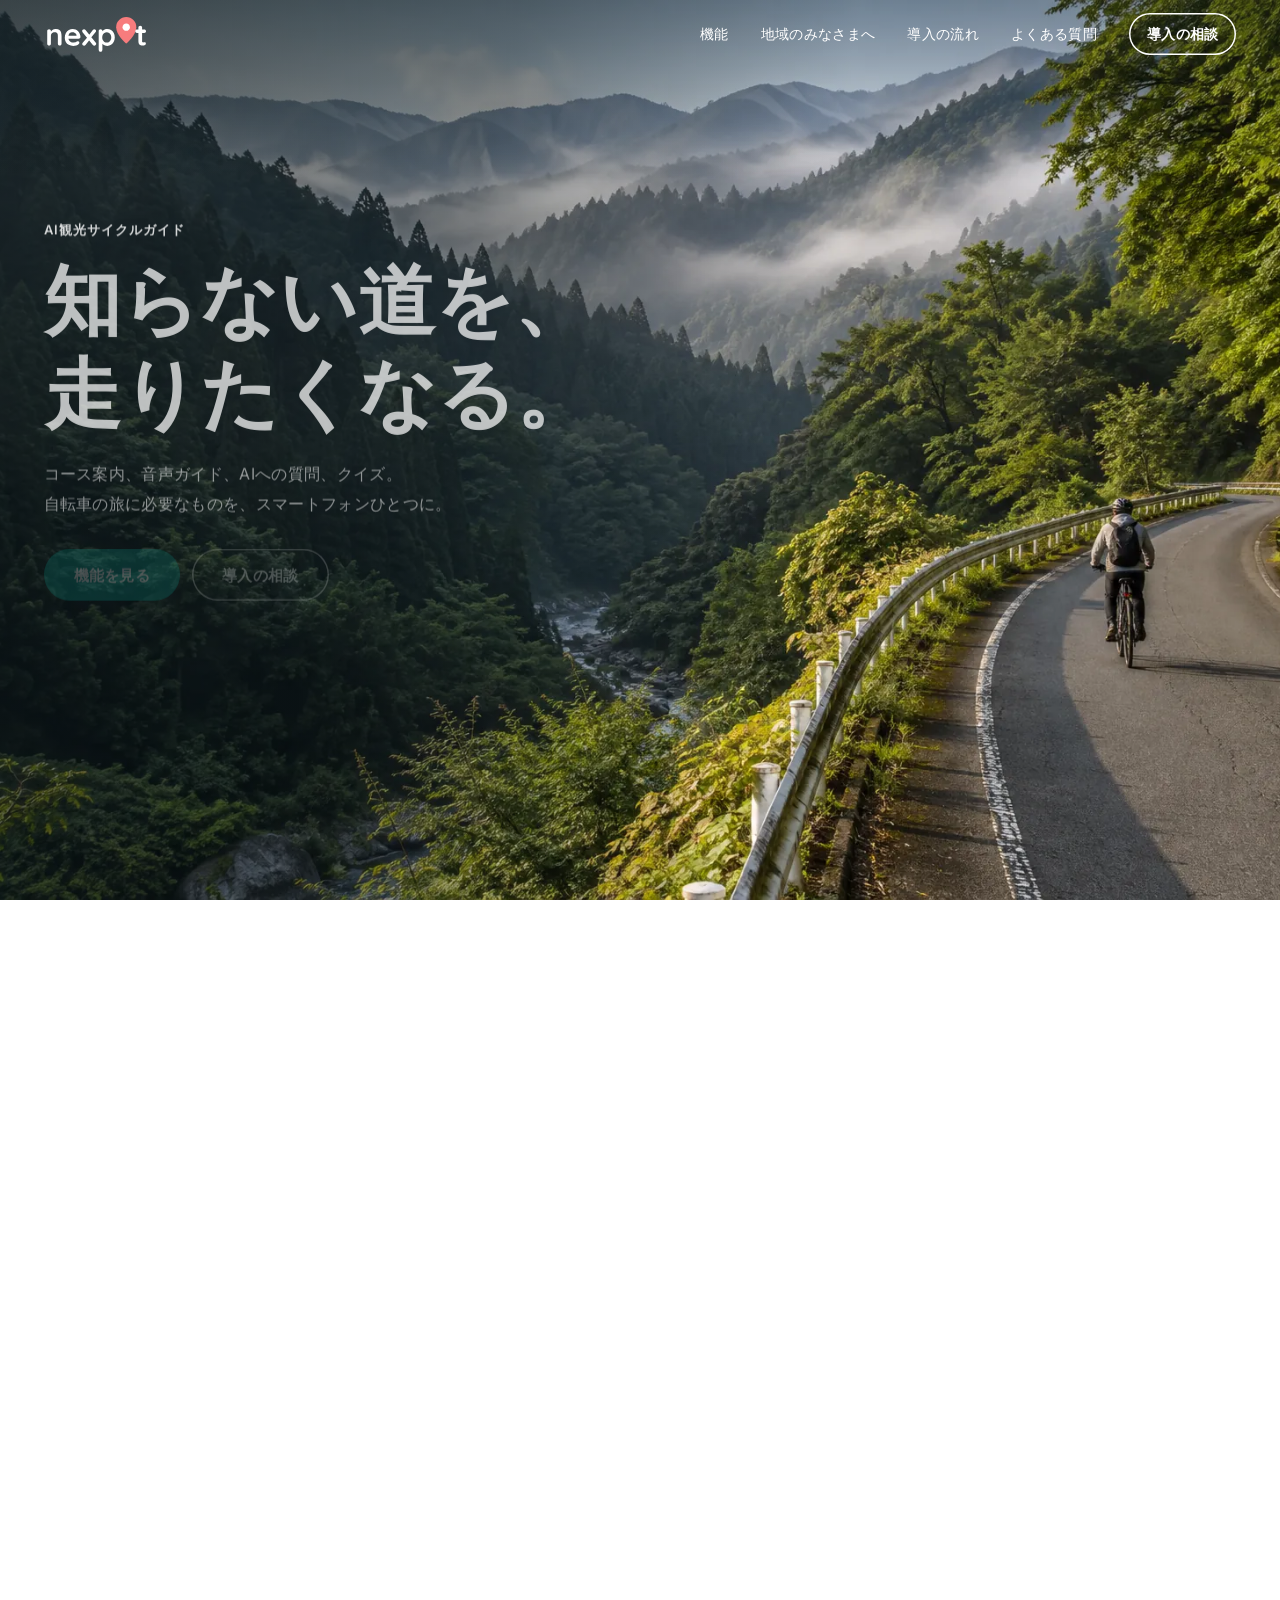
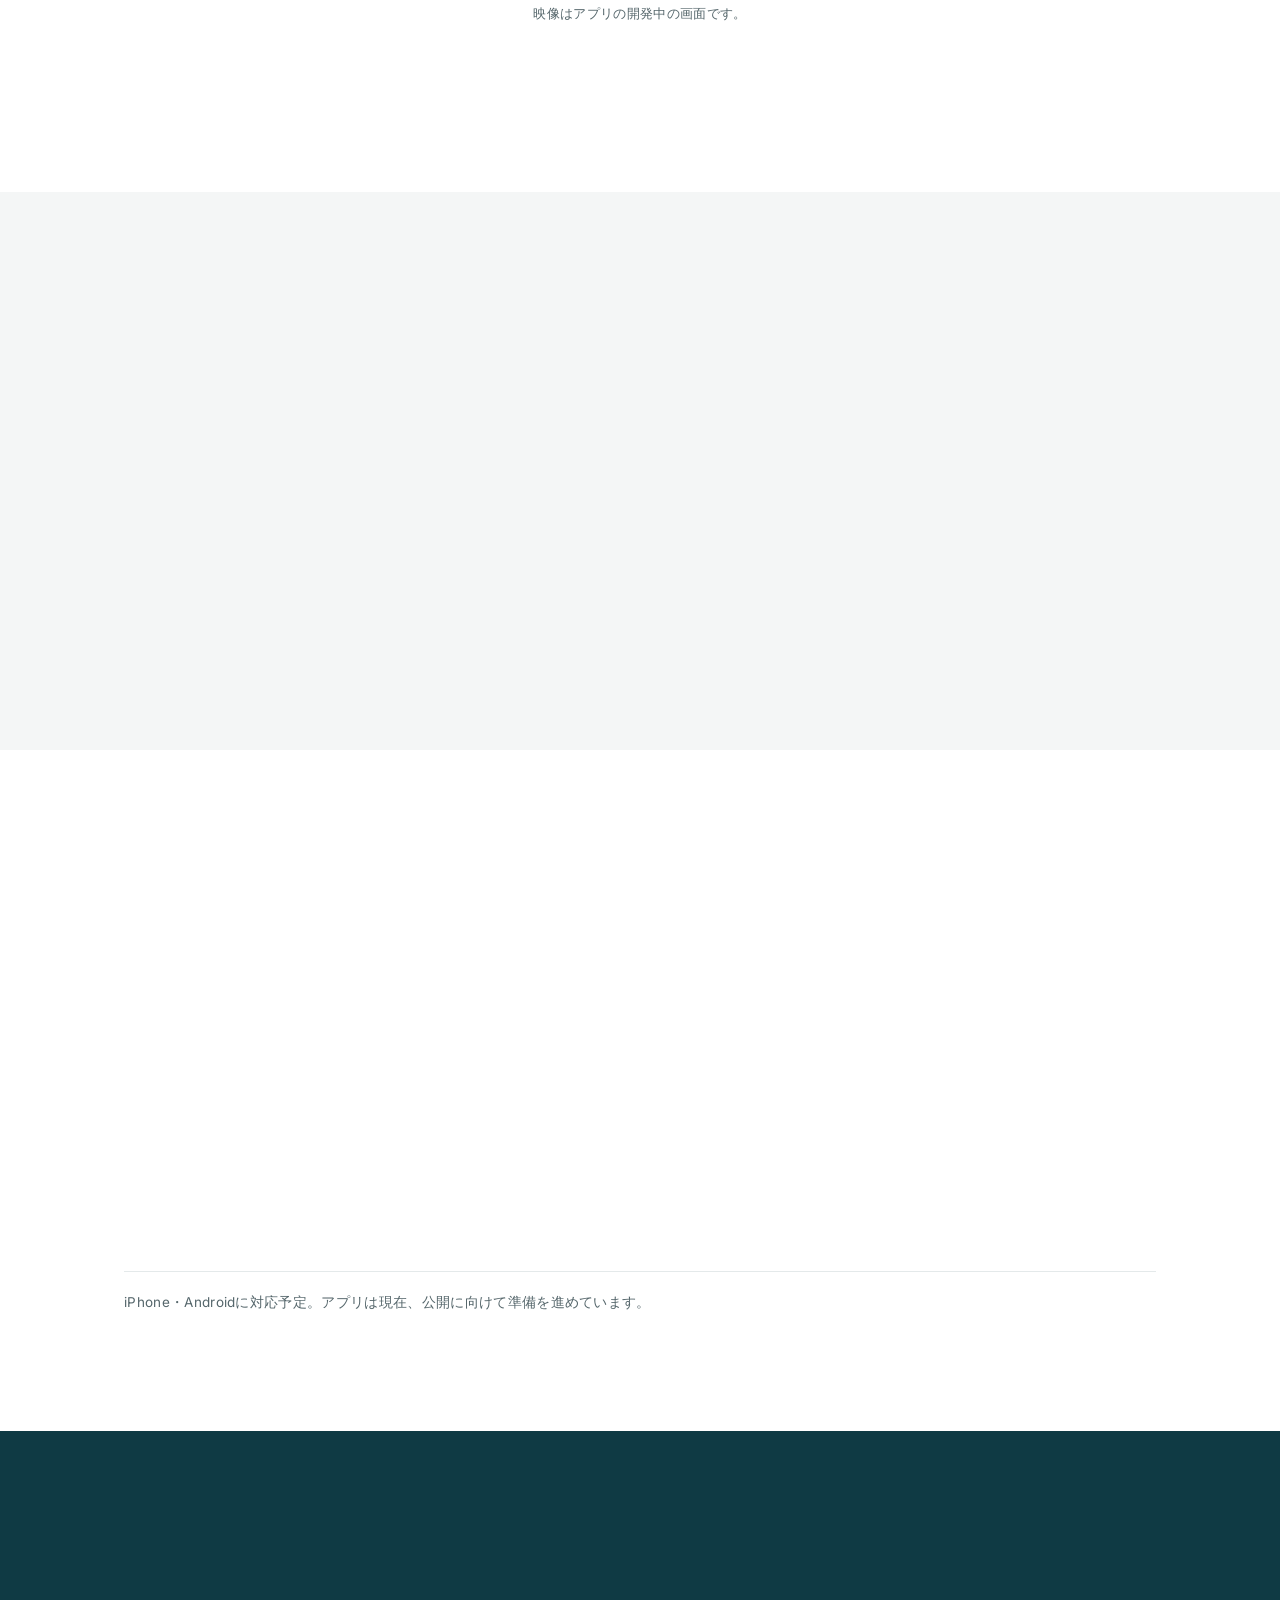
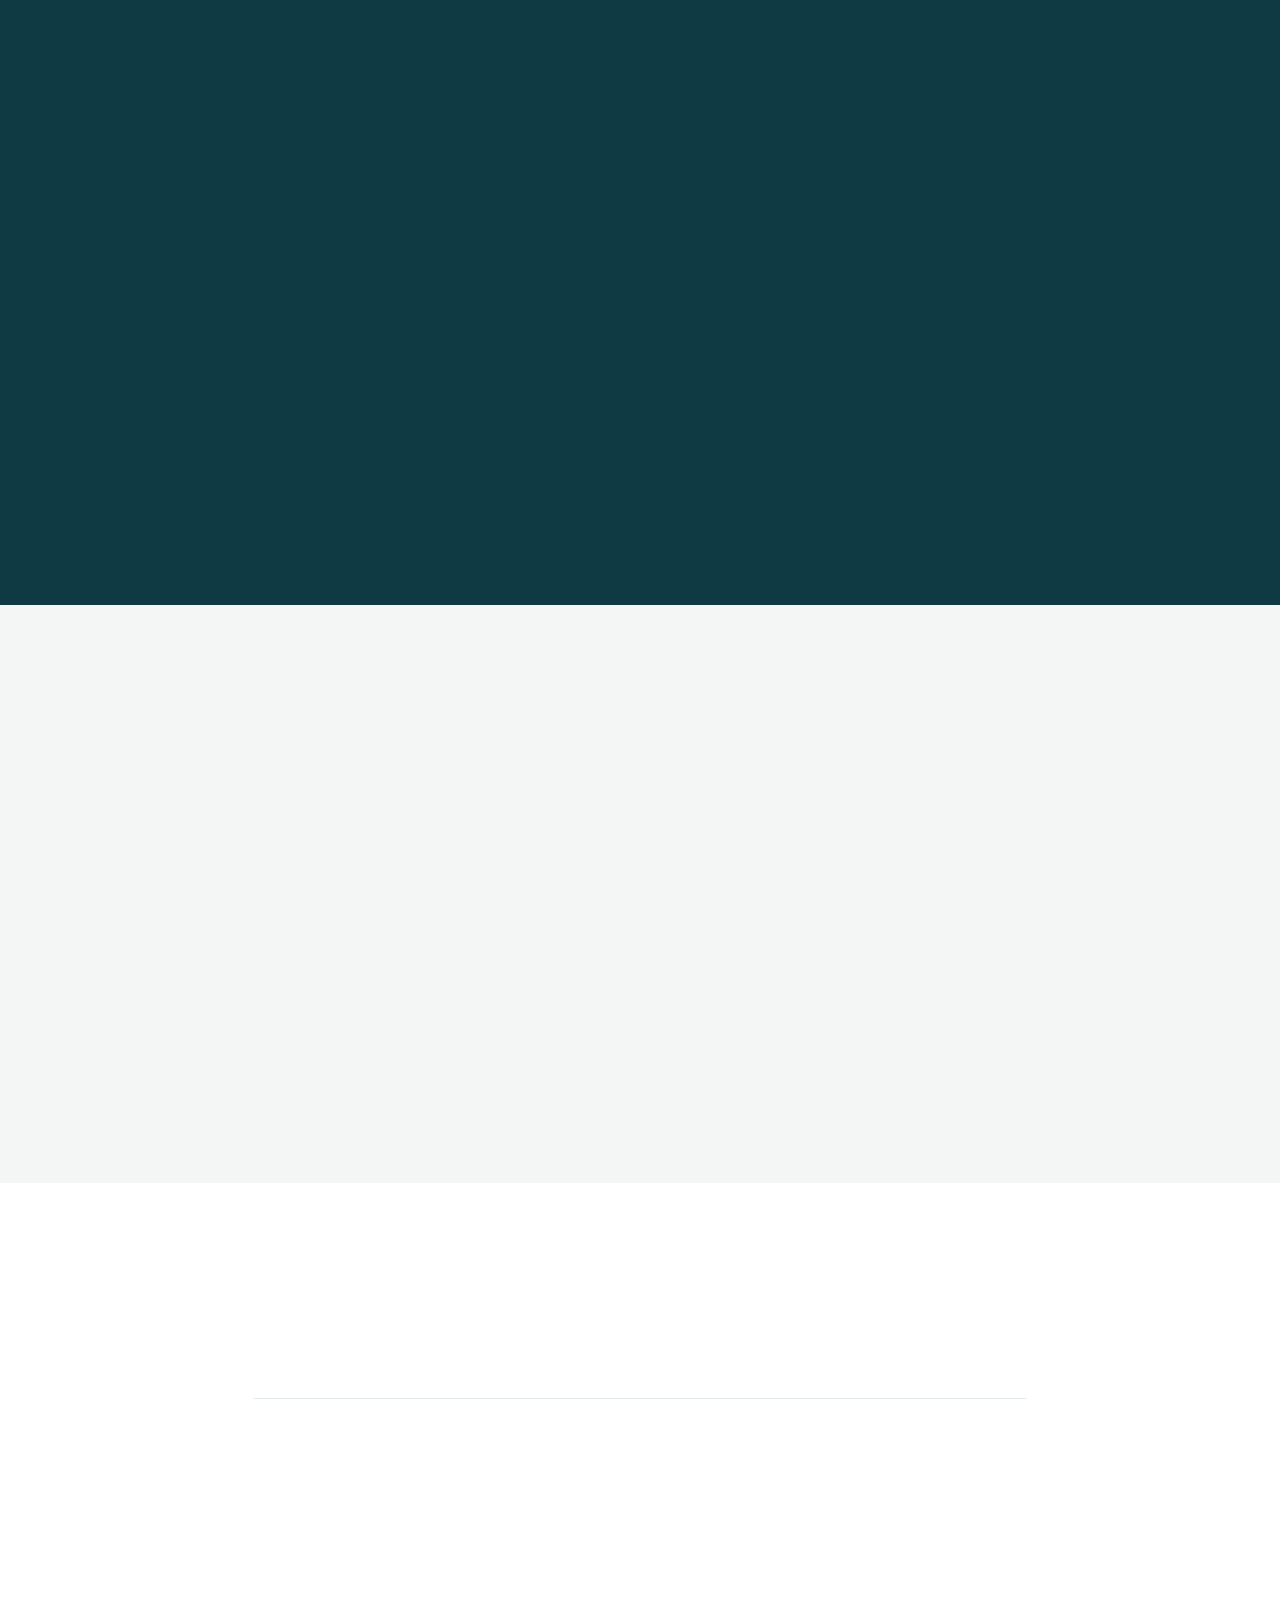
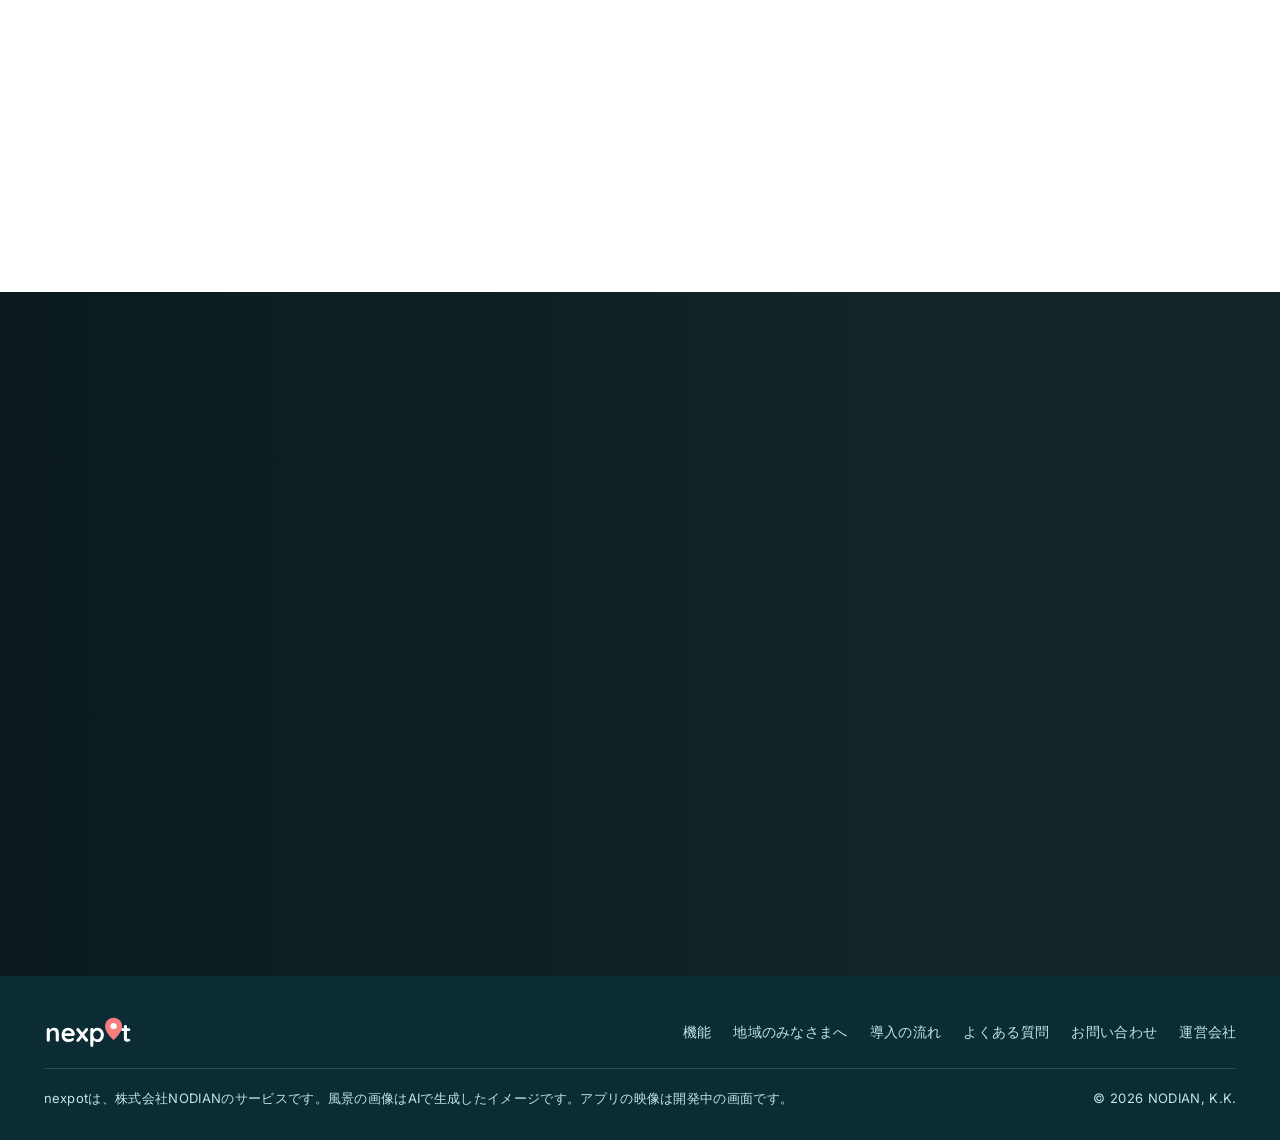
<file: index.html>
<!DOCTYPE html>
<html lang="ja">
<head>
<meta charset="UTF-8">
<meta name="robots" content="noindex,nofollow">
<meta http-equiv="refresh" content="0; url=nexpot/">
<title>nexpot</title>
</head>
<body><a href="nexpot/">nexpotのページへ</a></body>
</html>
</file>
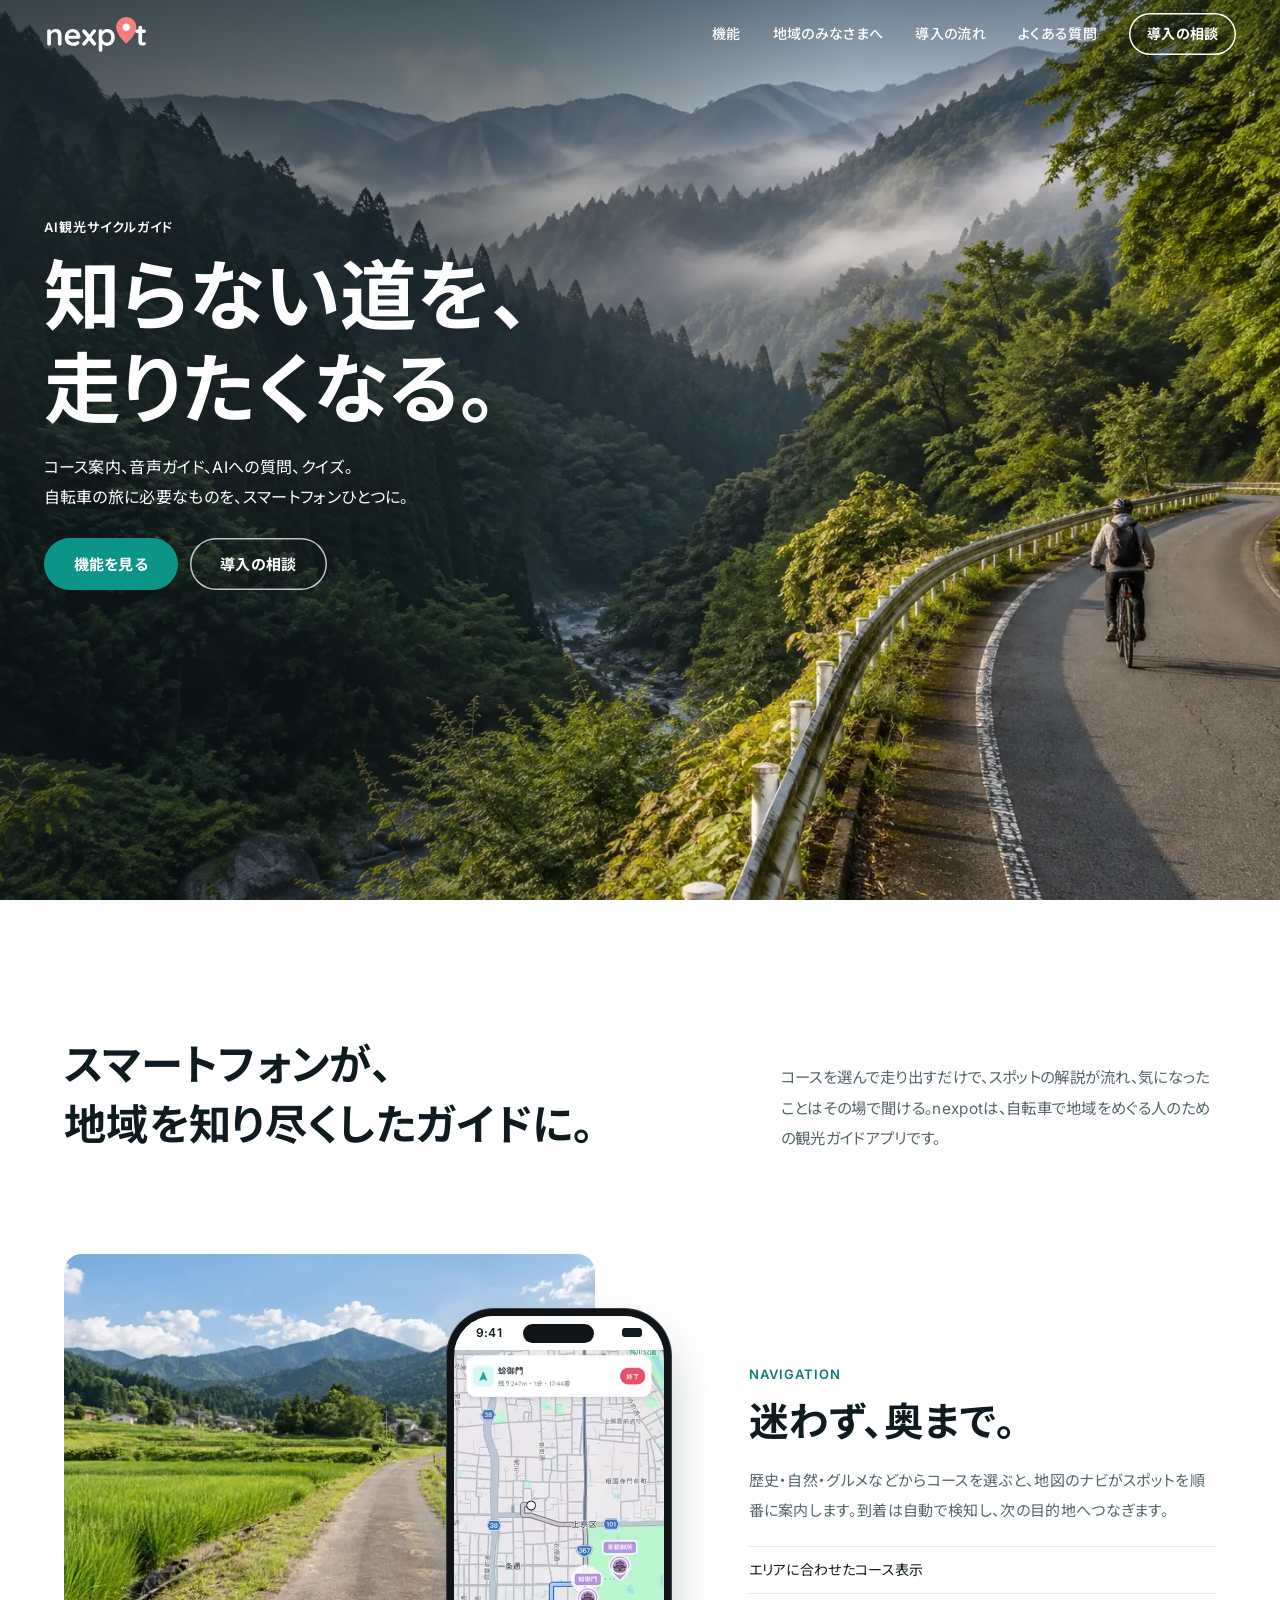
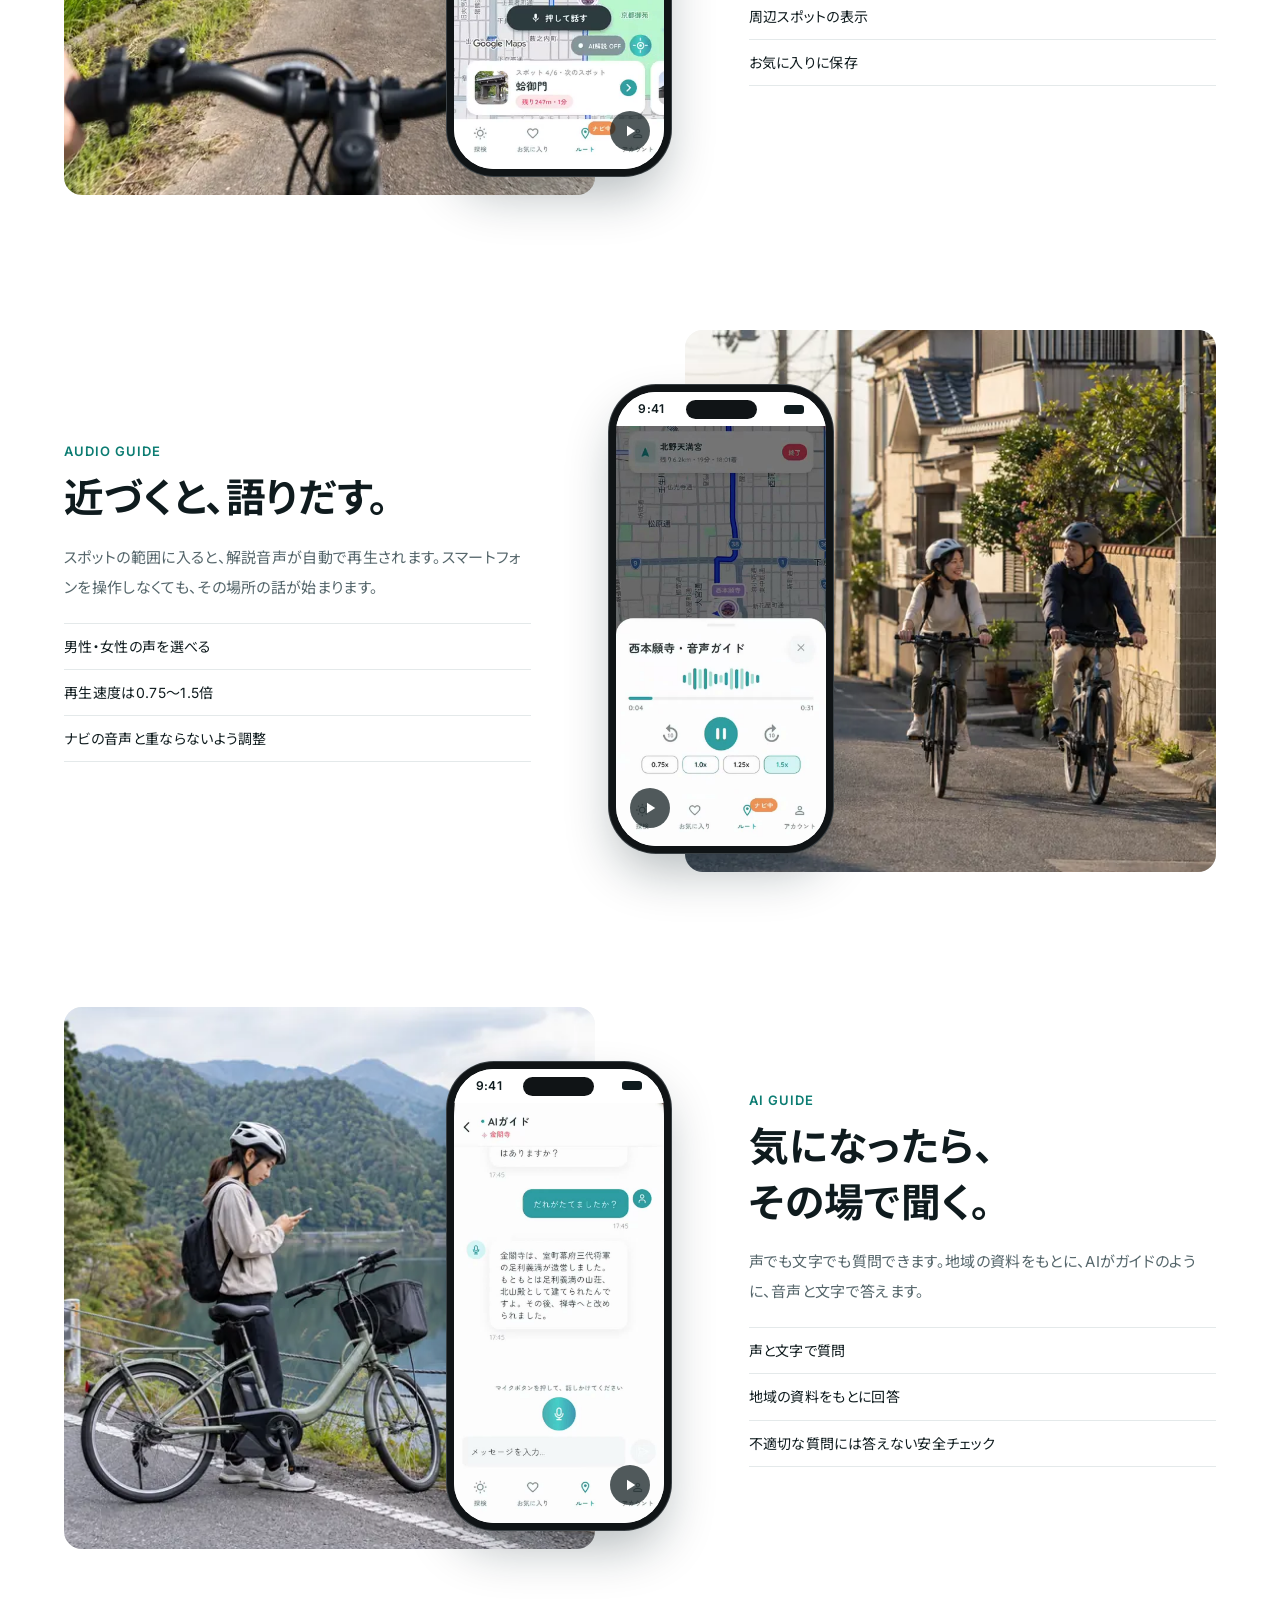
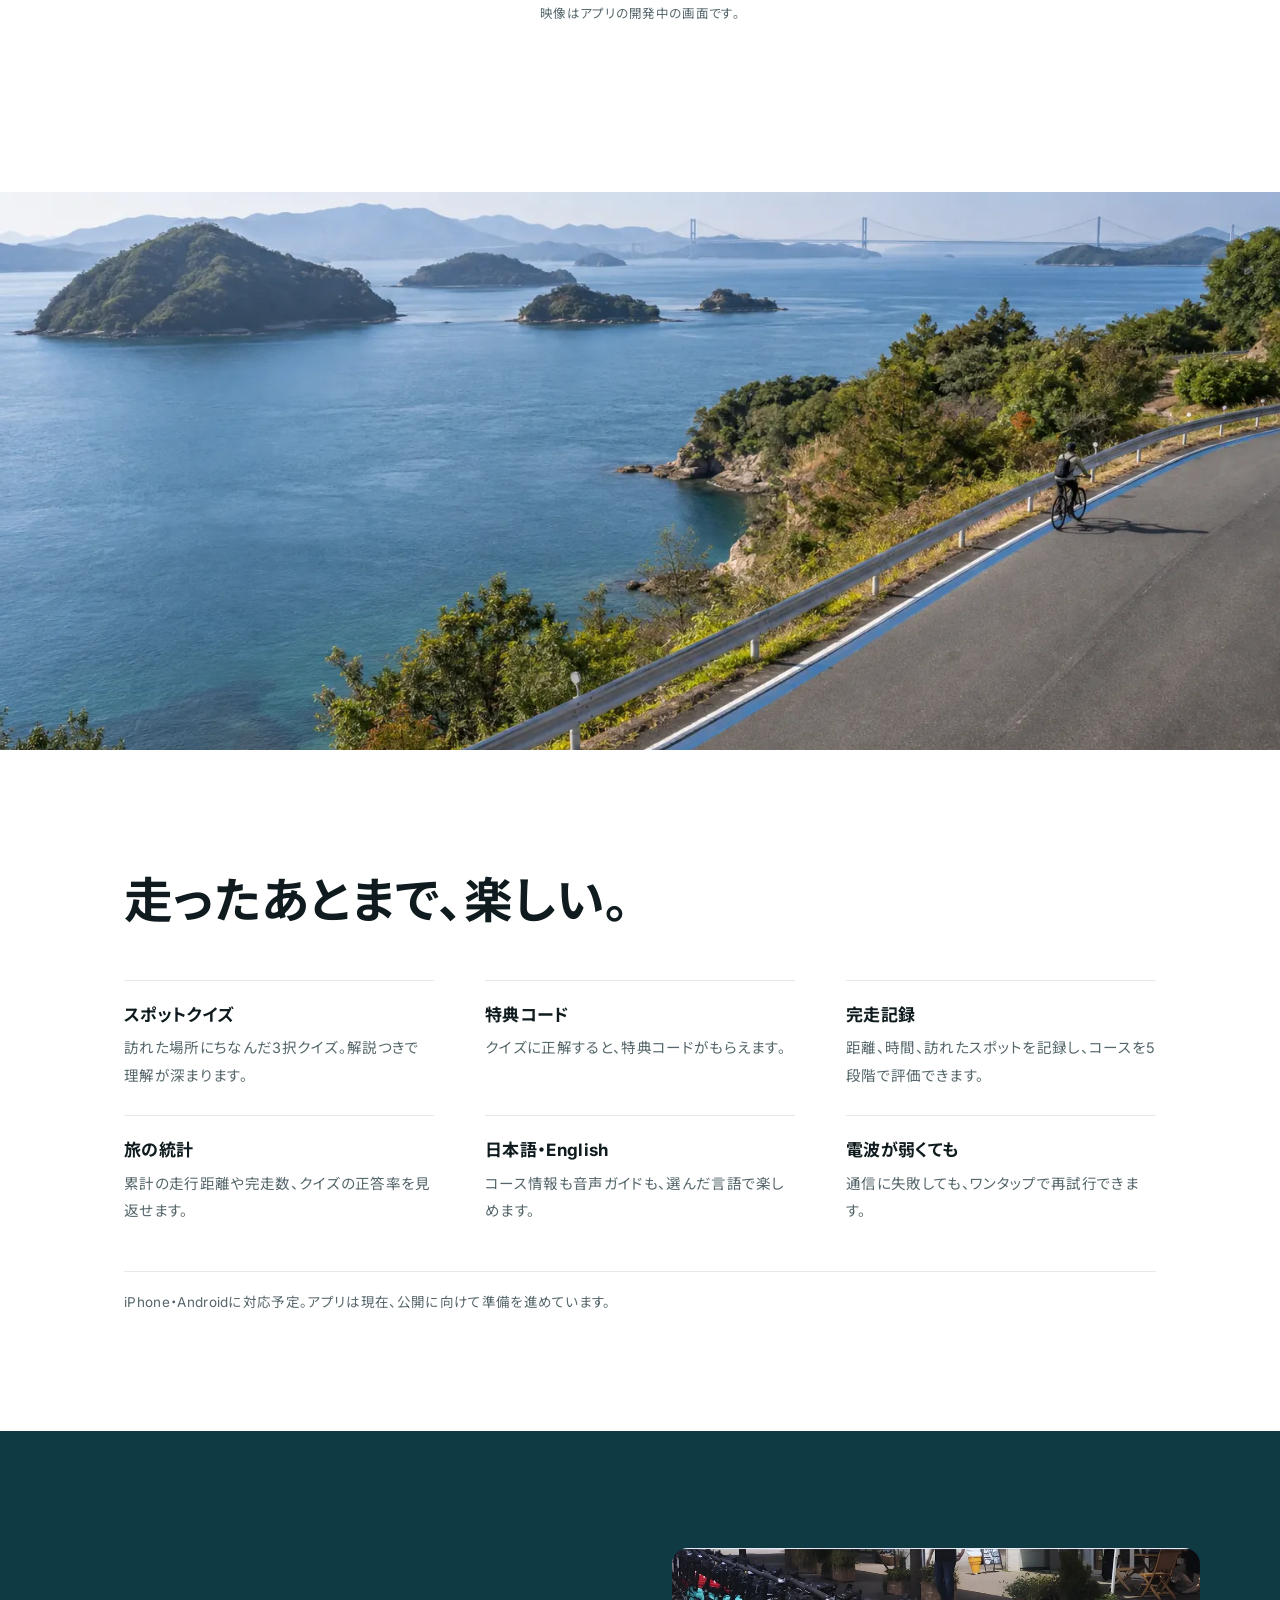
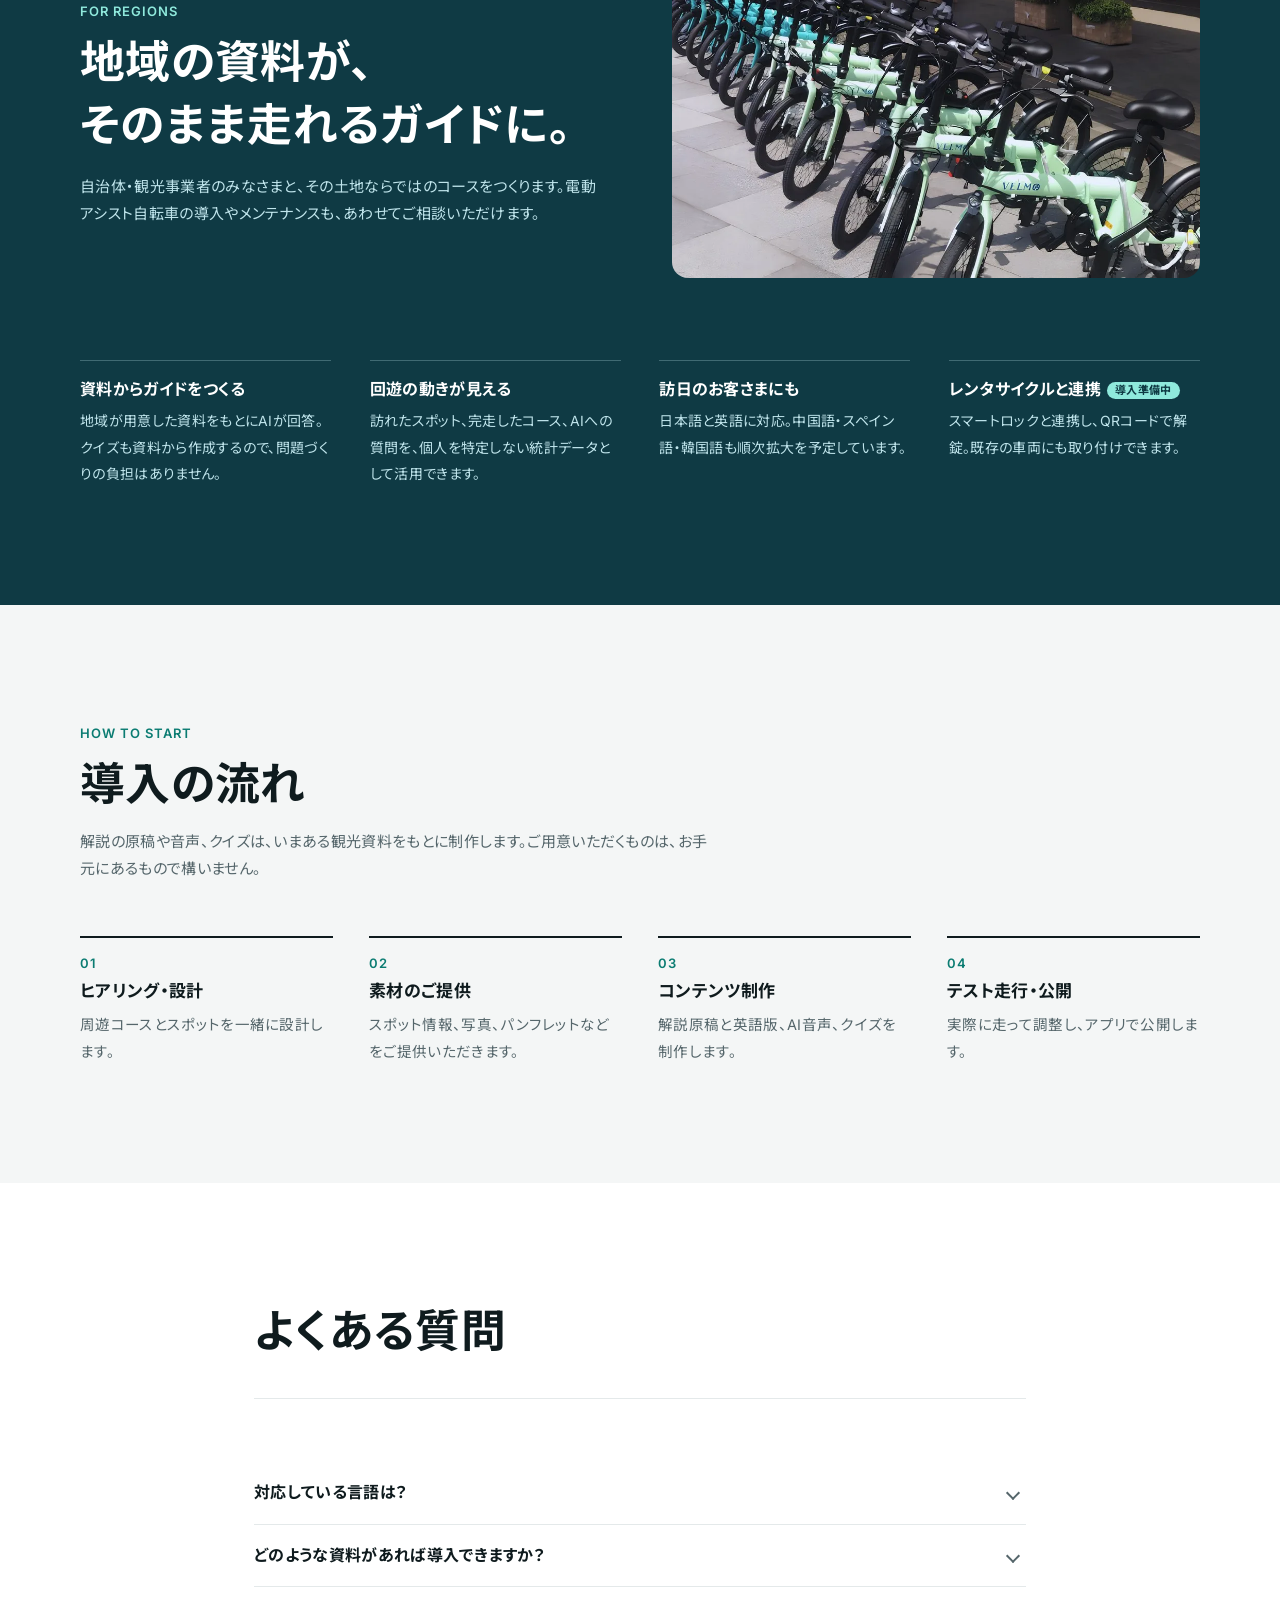
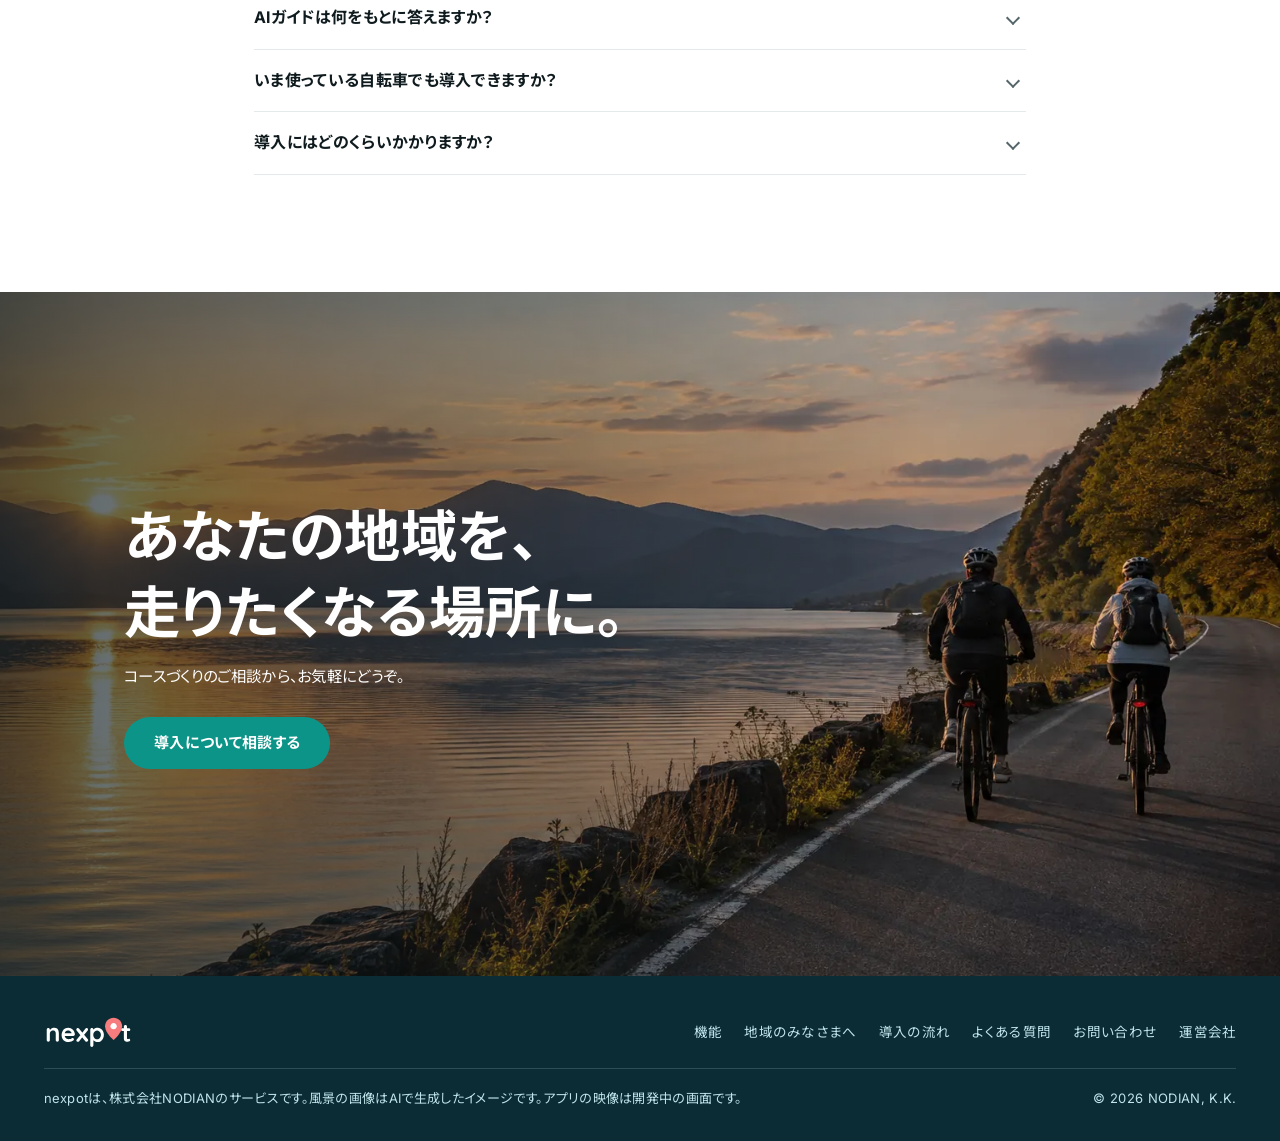
<file: nexpot/index.html>
<!DOCTYPE html>
<html lang="ja">
<head>
<meta charset="UTF-8">
<meta name="viewport" content="width=device-width, initial-scale=1, viewport-fit=cover">
<title>nexpot | 自転車の旅を、スマホひとつで。AI観光サイクルガイド</title>
<meta name="description" content="nexpot（ネクスポット）は、コース案内、スポットの音声ガイド、AIへの質問、クイズをひとつにした、自転車の観光ガイドアプリです。自治体・観光事業者のみなさまの導入のご相談も受け付けています。">
<meta name="robots" content="noindex,nofollow">
<meta property="og:title" content="nexpot | 知らない道を、走りたくなる。">
<meta property="og:description" content="コース案内、音声ガイド、AIへの質問。自転車の旅を、スマホひとつで。">
<meta property="og:type" content="website">
<meta property="og:url" content="https://geennodian.github.io/nodian-site-preview/nexpot/">
<meta property="og:image" content="https://geennodian.github.io/nodian-site-preview/nexpot/img/og.jpg">
<meta property="og:locale" content="ja_JP">
<meta name="twitter:card" content="summary_large_image">
<meta name="theme-color" content="#0F3A44">
<link rel="icon" href="img/favicon-48.png" type="image/png" sizes="48x48">
<link rel="apple-touch-icon" href="img/apple-touch-icon.png">
<link rel="preconnect" href="https://fonts.googleapis.com">
<link rel="preconnect" href="https://fonts.gstatic.com" crossorigin>
<link rel="preload" as="image" href="img/hero-1536.webp" imagesrcset="img/hero-800.webp 800w, img/hero-1536.webp 1536w" imagesizes="100vw" fetchpriority="high">
<link href="https://fonts.googleapis.com/css2?family=Inter:wght@500;600;700&family=Noto+Sans+JP:wght@400;500;700&display=swap" rel="stylesheet">
<link rel="stylesheet" href="nexpot.css">
<script>document.documentElement.classList.add('js');</script>
<script type="application/ld+json">[{"@context": "https://schema.org", "@type": "SoftwareApplication", "name": "nexpot", "url": "https://geennodian.github.io/nodian-site-preview/nexpot/", "applicationCategory": "TravelApplication", "operatingSystem": "iOS, Android", "description": "コース案内、スポットの音声ガイド、AIへの質問、クイズをひとつにした、自転車の観光ガイドアプリ。", "publisher": {"@type": "Organization", "name": "株式会社NODIAN", "url": "https://nodi-an.com/"}}, {"@context": "https://schema.org", "@type": "FAQPage", "mainEntity": [{"@type": "Question", "name": "利用者に料金はかかりますか？", "acceptedAnswer": {"@type": "Answer", "text": "アプリの利用は原則無料です。レンタサイクルの料金など、導入先が設定する利用料は別途かかる場合があります。"}}, {"@type": "Question", "name": "対応している言語は？", "acceptedAnswer": {"@type": "Answer", "text": "日本語と英語に対応しています。コース情報も音声ガイドも、選んだ言語で楽しめます。中国語・スペイン語・韓国語も順次拡大を予定しています。"}}, {"@type": "Question", "name": "どのような資料があれば導入できますか？", "acceptedAnswer": {"@type": "Answer", "text": "スポットの名称や所在地、写真、パンフレット、案内板の文面など、お手元にあるもので構いません。形式は問いません。解説の原稿や音声、クイズは、それらの資料をもとに制作します。"}}, {"@type": "Question", "name": "AIガイドは何をもとに答えますか？", "acceptedAnswer": {"@type": "Answer", "text": "地域が用意した資料を参照して、回答の根拠にします。不適切な質問には答えない安全チェックも備えています。"}}, {"@type": "Question", "name": "いま使っている自転車でも導入できますか？", "acceptedAnswer": {"@type": "Answer", "text": "スマートロックは既存の車両にも取り付けできます。レンタサイクル連携は導入準備中のため、提供時期はご相談ください。"}}, {"@type": "Question", "name": "導入にはどのくらいかかりますか？", "acceptedAnswer": {"@type": "Answer", "text": "アプリのコンテンツ制作にかかる期間は、コースとスポットの数によって変わります。導入の規模に合わせて、お打ち合わせでご案内します。"}}]}]</script>
</head>
<body>
<a class="skip" href="#main">本文へ移動</a>

<header class="hd" id="hd">
  <a class="hd__logo" href="./" aria-label="nexpot トップへ">
    <img class="on-dark" src="img/logo-mark-white.svg" alt="nexpot" width="104" height="38">
    <img class="on-light" src="img/logo-mark.svg" alt="" width="104" height="38">
  </a>
  <nav class="hd__nav" aria-label="ページ内">
    <a href="#features">機能</a>
    <a href="#region">地域のみなさまへ</a>
    <a href="#flow">導入の流れ</a>
    <a href="#faq">よくある質問</a>
    <a class="hd__cta" href="https://nodi-an.com/#contact_form">導入の相談</a>
  </nav>
</header>

<main id="main">
  <section class="hero">
    <img class="hero__img" src="img/hero-1536.webp" srcset="img/hero-800.webp 800w, img/hero-1536.webp 1536w" sizes="100vw" width="1536" height="1024" alt="霧のかかる山あいの道を走るサイクリスト" fetchpriority="high" decoding="sync">
    <div class="hero__in">
      <p class="eyebrow">AI観光サイクルガイド</p>
      <h1>知らない道を、<br>走りたくなる。</h1>
      <p class="hero__lead">コース案内、音声ガイド、AIへの質問、クイズ。<br class="pc">自転車の旅に必要なものを、スマートフォンひとつに。</p>
      <div class="hero__btns">
        <a class="btn btn--primary" href="#features">機能を見る</a>
        <a class="btn btn--ghost" href="https://nodi-an.com/#contact_form">導入の相談</a>
      </div>
    </div>
  </section>

  <section class="intro">
    <h2 class="rv">スマートフォンが、<br>地域を知り尽くしたガイドに。</h2>
    <p class="rv">コースを選んで走り出すだけで、スポットの解説が流れ、気になったことはその場で聞ける。nexpotは、自転車で地域をめぐる人のための観光ガイドアプリです。</p>
  </section>

  <section class="fts" id="features" aria-label="主な機能">
    <article class="ft rv">
      <figure class="ft__media">
        <img class="ft__photo" src="img/ride-1536.webp" srcset="img/ride-800.webp 800w, img/ride-1536.webp 1536w" sizes="(max-width: 860px) 100vw, 56vw" width="1536" height="1024" alt="田んぼの間の道を走る自転車のハンドル越しの景色" loading="lazy" decoding="async">
        <div class="device">
          <div class="device__bar" aria-hidden="true"><span>9:41</span><i></i><b></b></div>
          <video muted loop playsinline preload="none" poster="img/poster-nav.jpg" data-src="video/nav.mp4" aria-label="nexpotのナビ画面。地図上のルートに沿ってスポットを案内している"></video>
        </div>
        <button class="vbtn" type="button" aria-label="映像を一時停止" aria-pressed="false"><svg viewBox="0 0 24 24" aria-hidden="true"><path class="i-pause" d="M7 5h4v14H7zM13 5h4v14h-4z"/><path class="i-play" d="M8 5v14l11-7z"/></svg></button>
      </figure>
      <div class="ft__text">
        <p class="eyebrow">NAVIGATION</p>
        <h3>迷わず、奥まで。</h3>
        <p>歴史・自然・グルメなどからコースを選ぶと、地図のナビがスポットを順番に案内します。到着は自動で検知し、次の目的地へつなぎます。</p>
        <ul><li>エリアに合わせたコース表示</li><li>周辺スポットの表示</li><li>お気に入りに保存</li></ul>
      </div>
    </article>

    <article class="ft ft--flip rv">
      <figure class="ft__media">
        <img class="ft__photo" src="img/town-1536.webp" srcset="img/town-800.webp 800w, img/town-1536.webp 1536w" sizes="(max-width: 860px) 100vw, 56vw" width="1536" height="1024" alt="海辺の町の通りを自転車で走る二人" loading="lazy" decoding="async">
        <div class="device">
          <div class="device__bar" aria-hidden="true"><span>9:41</span><i></i><b></b></div>
          <video muted loop playsinline preload="none" poster="img/poster-audio.jpg" data-src="video/audio.mp4" aria-label="nexpotの音声ガイド画面。解説音声を再生している"></video>
        </div>
        <button class="vbtn" type="button" aria-label="映像を一時停止" aria-pressed="false"><svg viewBox="0 0 24 24" aria-hidden="true"><path class="i-pause" d="M7 5h4v14H7zM13 5h4v14h-4z"/><path class="i-play" d="M8 5v14l11-7z"/></svg></button>
      </figure>
      <div class="ft__text">
        <p class="eyebrow">AUDIO GUIDE</p>
        <h3>近づくと、語りだす。</h3>
        <p>スポットの範囲に入ると、解説音声が自動で再生されます。スマートフォンを操作しなくても、その場所の話が始まります。</p>
        <ul><li>男性・女性の声を選べる</li><li>再生速度は0.75〜1.5倍</li><li>ナビの音声と重ならないよう調整</li></ul>
      </div>
    </article>

    <article class="ft rv">
      <figure class="ft__media">
        <img class="ft__photo" src="img/lake-1536.webp" srcset="img/lake-800.webp 800w, img/lake-1536.webp 1536w" sizes="(max-width: 860px) 100vw, 56vw" width="1536" height="1024" alt="湖畔で自転車を止めてスマートフォンを見る人" loading="lazy" decoding="async">
        <div class="device">
          <div class="device__bar" aria-hidden="true"><span>9:41</span><i></i><b></b></div>
          <video muted loop playsinline preload="none" poster="img/poster-ai.jpg" data-src="video/ai.mp4" aria-label="nexpotのAIガイド画面。質問にAIが答えている"></video>
        </div>
        <button class="vbtn" type="button" aria-label="映像を一時停止" aria-pressed="false"><svg viewBox="0 0 24 24" aria-hidden="true"><path class="i-pause" d="M7 5h4v14H7zM13 5h4v14h-4z"/><path class="i-play" d="M8 5v14l11-7z"/></svg></button>
      </figure>
      <div class="ft__text">
        <p class="eyebrow">AI GUIDE</p>
        <h3>気になったら、<br>その場で聞く。</h3>
        <p>声でも文字でも質問できます。地域の資料をもとに、AIがガイドのように、音声と文字で答えます。</p>
        <ul><li>声と文字で質問</li><li>地域の資料をもとに回答</li><li>不適切な質問には答えない安全チェック</li></ul>
      </div>
    </article>
    <p class="fts__note">映像はアプリの開発中の画面です。</p>
  </section>

  <section class="band">
    <img class="band__img" src="img/coast-1536.webp" srcset="img/coast-800.webp 800w, img/coast-1536.webp 1536w" sizes="100vw" width="1536" height="1024" alt="島々が浮かぶ海沿いの道を走るサイクリスト" loading="lazy" decoding="async">
  </section>

  <section class="more">
    <h2 class="rv">走ったあとまで、楽しい。</h2>
    <ul class="more__grid">
      <li class="rv"><h3>スポットクイズ</h3><p>訪れた場所にちなんだ3択クイズ。解説つきで理解が深まります。</p></li>
      <li class="rv"><h3>特典コード</h3><p>クイズに正解すると、特典コードがもらえます。</p></li>
      <li class="rv"><h3>完走記録</h3><p>距離、時間、訪れたスポットを記録し、コースを5段階で評価できます。</p></li>
      <li class="rv"><h3>旅の統計</h3><p>累計の走行距離や完走数、クイズの正答率を見返せます。</p></li>
      <li class="rv"><h3>日本語・English</h3><p>コース情報も音声ガイドも、選んだ言語で楽しめます。</p></li>
      <li class="rv"><h3>電波が弱くても</h3><p>通信に失敗しても、ワンタップで再試行できます。</p></li>
    </ul>
    <p class="more__note">iPhone・Androidに対応予定。アプリは現在、公開に向けて準備を進めています。</p>
  </section>

  <section class="region" id="region">
    <div class="region__in">
      <div class="region__head rv">
        <p class="eyebrow">FOR REGIONS</p>
        <h2>地域の資料が、<br>そのまま走れるガイドに。</h2>
        <p>自治体・観光事業者のみなさまと、その土地ならではのコースをつくります。電動アシスト自転車の導入やメンテナンスも、あわせてご相談いただけます。</p>
      </div>
      <figure class="region__photo rv"><img src="img/bikes.webp" alt="並んだ電動アシスト自転車" width="1157" height="641" loading="lazy" decoding="async"></figure>
      <ul class="region__grid">
        <li class="rv"><h3>資料からガイドをつくる</h3><p>地域が用意した資料をもとにAIが回答。クイズも資料から作成するので、問題づくりの負担はありません。</p></li>
        <li class="rv"><h3>回遊の動きが見える</h3><p>訪れたスポット、完走したコース、AIへの質問を、個人を特定しない統計データとして活用できます。</p></li>
        <li class="rv"><h3>訪日のお客さまにも</h3><p>日本語と英語に対応。中国語・スペイン語・韓国語も順次拡大を予定しています。</p></li>
        <li class="rv"><h3>レンタサイクルと連携<em>導入準備中</em></h3><p>スマートロックと連携し、QRコードで解錠。既存の車両にも取り付けできます。</p></li>
      </ul>
    </div>
  </section>

  <section class="flow" id="flow">
    <div class="flow__in">
      <div class="flow__head rv">
        <p class="eyebrow">HOW TO START</p>
        <h2>導入の流れ</h2>
        <p>解説の原稿や音声、クイズは、いまある観光資料をもとに制作します。ご用意いただくものは、お手元にあるもので構いません。</p>
      </div>
      <ol class="flow__steps">
        <li class="rv"><h3>ヒアリング・設計</h3><p>周遊コースとスポットを一緒に設計します。</p></li>
        <li class="rv"><h3>素材のご提供</h3><p>スポット情報、写真、パンフレットなどをご提供いただきます。</p></li>
        <li class="rv"><h3>コンテンツ制作</h3><p>解説原稿と英語版、AI音声、クイズを制作します。</p></li>
        <li class="rv"><h3>テスト走行・公開</h3><p>実際に走って調整し、アプリで公開します。</p></li>
      </ol>
    </div>
  </section>

  <section class="faq" id="faq">
    <h2 class="rv">よくある質問</h2>
    <div class="faq__list">
      <details class="rv"><summary>利用者に料金はかかりますか？</summary><p>アプリの利用は原則無料です。レンタサイクルの料金など、導入先が設定する利用料は別途かかる場合があります。</p></details>
      <details class="rv"><summary>対応している言語は？</summary><p>日本語と英語に対応しています。コース情報も音声ガイドも、選んだ言語で楽しめます。中国語・スペイン語・韓国語も順次拡大を予定しています。</p></details>
      <details class="rv"><summary>どのような資料があれば導入できますか？</summary><p>スポットの名称や所在地、写真、パンフレット、案内板の文面など、お手元にあるもので構いません。形式は問いません。解説の原稿や音声、クイズは、それらの資料をもとに制作します。</p></details>
      <details class="rv"><summary>AIガイドは何をもとに答えますか？</summary><p>地域が用意した資料を参照して、回答の根拠にします。不適切な質問には答えない安全チェックも備えています。</p></details>
      <details class="rv"><summary>いま使っている自転車でも導入できますか？</summary><p>スマートロックは既存の車両にも取り付けできます。レンタサイクル連携は導入準備中のため、提供時期はご相談ください。</p></details>
      <details class="rv"><summary>導入にはどのくらいかかりますか？</summary><p>アプリのコンテンツ制作にかかる期間は、コースとスポットの数によって変わります。導入の規模に合わせて、お打ち合わせでご案内します。</p></details>
    </div>
  </section>

  <section class="end" id="end">
    <img class="end__img" src="img/dusk-1536.webp" srcset="img/dusk-800.webp 800w, img/dusk-1536.webp 1536w" sizes="100vw" width="1536" height="1024" alt="夕暮れの湖畔の道を走る二人のサイクリスト" loading="lazy" decoding="async">
    <div class="end__in rv">
      <h2>あなたの地域を、<br>走りたくなる場所に。</h2>
      <p>コースづくりのご相談から、お気軽にどうぞ。</p>
      <a class="btn btn--primary" href="https://nodi-an.com/#contact_form">導入について相談する</a>
    </div>
  </section>
</main>

<footer class="ft-site">
  <div class="ft-site__top">
    <a href="./" aria-label="nexpot トップへ"><img src="img/logo-mark-white.svg" alt="nexpot" width="88" height="32" loading="lazy"></a>
    <nav aria-label="フッター">
      <a href="#features">機能</a>
      <a href="#region">地域のみなさまへ</a>
      <a href="#flow">導入の流れ</a>
      <a href="#faq">よくある質問</a>
      <a href="https://nodi-an.com/#contact_form">お問い合わせ</a>
      <a href="https://nodi-an.com/">運営会社</a>
    </nav>
  </div>
  <p>nexpotは、株式会社NODIANのサービスです。風景の画像はAIで生成したイメージです。アプリの映像は開発中の画面です。</p>
  <p class="ft-site__c">© 2026 NODIAN, K.K.</p>
</footer>

<script src="js/main.js" defer></script>
</body>
</html>
</file>
<file: nexpot/nexpot.css>
/* nexpot サービスページ */
html, body { background: #fff; }
*, *::before, *::after { box-sizing: border-box; margin: 0; padding: 0; }

:root {
  --ink: #0F1B1E;
  --ink-2: #55666B;
  --line: #E4E9EA;
  --soft: #F4F6F6;
  --teal: #0D9488;
  --teal-deep: #0B7C72;
  --night: #0F3A44;
  --night-text: #BFE4EB;
  --ease: cubic-bezier(.2, .7, .2, 1);
}

html { scroll-behavior: smooth; scroll-padding-top: 72px; }
body { font-family: "Inter", "Noto Sans JP", sans-serif; color: var(--ink); line-height: 1.8; letter-spacing: .02em; font-feature-settings: "palt"; -webkit-font-smoothing: antialiased; overflow-x: hidden; }
img, video { display: block; max-width: 100%; }
h1, h2, h3 { word-break: auto-phrase; }
a { color: inherit; text-decoration: none; }
ul { list-style: none; }
:focus-visible { outline: 2px solid var(--teal); outline-offset: 3px; border-radius: 4px; }
.sp { display: none; }
.skip { position: fixed; left: 12px; top: -60px; z-index: 40; padding: 10px 16px; background: #fff; color: var(--ink); border-radius: 8px; font-size: 14px; transition: top .2s var(--ease); }
.skip:focus { top: 12px; }

.eyebrow { font-weight: 600; font-size: 13px; letter-spacing: .08em; color: var(--teal-deep); }

/* ボタン */
.btn { display: inline-flex; align-items: center; justify-content: center; min-height: 52px; padding: 0 30px; border-radius: 99px; font-weight: 700; font-size: 15px; transition: background .25s var(--ease), color .25s var(--ease), border-color .25s var(--ease); }
.btn--primary { background: var(--teal); color: #fff; }
.btn--primary:hover { background: var(--teal-deep); }
.btn--ghost { color: #fff; box-shadow: inset 0 0 0 1.5px rgba(255, 255, 255, .75); }
.btn--ghost:hover { background: #fff; color: var(--ink); }

/* ヘッダー */
.hd { position: fixed; inset: 0 0 auto; z-index: 20; height: 68px; display: flex; align-items: center; justify-content: space-between; padding: 0 clamp(20px, 3.4vw, 44px); color: #fff; transition: background .3s var(--ease), color .3s var(--ease), box-shadow .3s var(--ease); }
.hd__logo { position: relative; display: block; width: 104px; }
.hd__logo img { width: 104px; height: auto; transition: opacity .3s var(--ease); }
.hd__logo .on-light { position: absolute; inset: 0; opacity: 0; }
.hd__nav { display: flex; align-items: center; gap: clamp(18px, 2.6vw, 32px); font-size: 14px; font-weight: 500; }
.hd__nav a:not(.hd__cta):hover { opacity: .7; }
.hd__cta { padding: 8px 18px; border-radius: 99px; box-shadow: inset 0 0 0 1.5px currentColor; font-weight: 700; }
.hd.is-solid { background: rgba(255, 255, 255, .92); backdrop-filter: blur(12px); -webkit-backdrop-filter: blur(12px); color: var(--ink); box-shadow: 0 1px 0 var(--line); }
.hd.is-solid .on-dark { opacity: 0; }
.hd.is-solid .on-light { opacity: 1; }

/* ヒーロー */
.hero { position: relative; height: 100vh; height: 100svh; min-height: 620px; display: flex; align-items: flex-start; color: #fff; background: #12262A; overflow: hidden; }
.hero__img { position: absolute; inset: 0; width: 100%; height: 100%; object-fit: cover; object-position: 50% 62%; }
.hero::after { content: ""; position: absolute; inset: 0; background: linear-gradient(180deg, rgba(8, 20, 24, .4) 0%, rgba(8, 20, 24, 0) 20%), linear-gradient(100deg, rgba(8, 20, 24, .66) 0%, rgba(8, 20, 24, .4) 36%, rgba(8, 20, 24, 0) 60%); }
.hero__in { position: relative; z-index: 1; width: 100%; max-width: 1320px; margin: 0 auto; padding: clamp(110px, 24vh, 230px) clamp(20px, 3.4vw, 44px) 0; }
.hero .eyebrow { color: #fff; }
.hero h1 { font-weight: 700; font-size: clamp(40px, 6vw, 84px); line-height: 1.2; letter-spacing: 0; margin-top: 12px; }
.hero__lead { margin-top: 16px; font-size: clamp(15px, 1.25vw, 18px); line-height: 1.9; }
.hero__btns { display: flex; flex-wrap: wrap; gap: 12px; margin-top: 26px; }
.js .hero__in > * { animation: rise .9s var(--ease) both; }
.js .hero__in > :nth-child(2) { animation-delay: .08s; }
.js .hero__in > :nth-child(3) { animation-delay: .16s; }
.js .hero__in > :nth-child(4) { animation-delay: .24s; }
@keyframes rise { from { opacity: 0; transform: translateY(14px); } to { opacity: 1; transform: none; } }

/* 表示のアクセント */
.js .rv { opacity: 0; transform: translateY(18px); transition: opacity .8s var(--ease), transform .8s var(--ease); }
.js .rv.in { opacity: 1; transform: none; }

/* 導入文 */
.intro { max-width: 1240px; margin: 0 auto; padding: clamp(80px, 15vh, 160px) clamp(20px, 4vw, 44px) clamp(64px, 11vh, 120px); display: grid; grid-template-columns: 1.5fr 1fr; gap: clamp(24px, 5vw, 72px); align-items: end; }
.intro h2 { font-weight: 700; font-size: clamp(27px, 3.3vw, 46px); line-height: 1.42; }
.intro p { color: var(--ink-2); font-size: clamp(15px, 1.2vw, 17px); line-height: 2; }

/* 機能 */
.fts { max-width: 1240px; margin: 0 auto; padding: 0 clamp(20px, 4vw, 44px) clamp(70px, 12vh, 130px); display: grid; gap: clamp(90px, 15vh, 170px); }
.ft { display: grid; grid-template-columns: 1.3fr 1fr; gap: clamp(36px, 6vw, 90px); align-items: center; }
.ft--flip { grid-template-columns: 1fr 1.3fr; }
.ft--flip .ft__media { order: 2; }
.ft__media { position: relative; padding-right: clamp(40px, 6vw, 84px); }
.ft--flip .ft__media { padding-right: 0; padding-left: clamp(40px, 6vw, 84px); }
.ft__photo { width: 100%; height: auto; aspect-ratio: 1 / 1.02; object-fit: cover; border-radius: 18px; background: var(--soft); }
.ft:nth-of-type(1) .ft__photo { object-position: 40% 50%; }
.ft:nth-of-type(2) .ft__photo { object-position: 86% 50%; }
.ft:nth-of-type(3) .ft__photo { object-position: 8% 50%; }
.device { position: absolute; right: 8px; bottom: 26px; width: clamp(170px, 16.4vw, 226px); background: #fff; border-radius: 40px; overflow: hidden; box-shadow: 0 0 0 7px #101416, 0 0 0 8px #3a4145, 0 24px 50px rgba(10, 30, 35, .3); }
.ft--flip .device { right: auto; left: 8px; }
.vbtn { position: absolute; right: 22px; bottom: 44px; z-index: 2; width: 40px; height: 40px; display: grid; place-items: center; color: #fff; background: rgba(15, 27, 30, .72); border: 0; border-radius: 50%; cursor: pointer; opacity: 0; transition: opacity .25s var(--ease), background .25s var(--ease); }
.ft--flip .vbtn { right: auto; left: 22px; }
.ft__media:hover .vbtn, .vbtn:focus-visible, .vbtn[aria-pressed="true"] { opacity: 1; }
.vbtn:hover { background: var(--ink); }
.vbtn svg { width: 18px; height: 18px; fill: currentColor; }
.vbtn .i-play { display: none; }
.vbtn[aria-pressed="true"] .i-play { display: block; }
.vbtn[aria-pressed="true"] .i-pause { display: none; }
.device__bar { position: relative; height: 34px; display: flex; align-items: center; justify-content: space-between; padding: 0 22px; font: 600 12px/1 "Inter", sans-serif; background: #fff; }
.device__bar i { position: absolute; left: 50%; top: 8px; width: 34%; height: 19px; margin-left: -17%; background: #101416; border-radius: 99px; }
.device__bar b { width: 20px; height: 9px; border-radius: 3px; background: var(--ink); }
.device video { width: 100%; aspect-ratio: 356 / 712; object-fit: cover; background: #fff; }
.ft__text h3 { font-weight: 700; font-size: clamp(27px, 3.1vw, 42px); line-height: 1.4; margin-top: 8px; }
.ft__text > p:not(.eyebrow) { margin-top: 16px; color: var(--ink-2); font-size: clamp(15px, 1.15vw, 16.5px); line-height: 2; }
.ft__text ul { margin-top: 20px; border-top: 1px solid var(--line); }
.ft__text li { padding: 10px 0; border-bottom: 1px solid var(--line); font-size: 14px; }
.fts__note { margin-top: calc(clamp(90px, 15vh, 170px) * -.6); font-size: 12.5px; color: var(--ink-2); text-align: center; }

/* 写真の帯 */
.band { height: clamp(300px, 62vh, 680px); overflow: hidden; background: var(--soft); }
.band__img { width: 100%; height: 100%; object-fit: cover; object-position: 50% 54%; }

/* そのほかの機能 */
.more { max-width: 1120px; margin: 0 auto; padding: clamp(70px, 13vh, 140px) clamp(20px, 4vw, 44px); }
.more h2 { font-weight: 700; font-size: clamp(28px, 3.8vw, 50px); line-height: 1.4; }
.more__grid { display: grid; grid-template-columns: repeat(3, 1fr); gap: 0 clamp(24px, 4vw, 56px); margin-top: clamp(28px, 5vh, 52px); }
.more__grid li { padding: 22px 0 26px; border-top: 1px solid var(--line); }
.more__grid h3 { font-size: 17px; font-weight: 700; line-height: 1.5; }
.more__grid p { margin-top: 6px; color: var(--ink-2); font-size: 14.5px; line-height: 1.9; }
.more__note { margin-top: 20px; padding-top: 18px; border-top: 1px solid var(--line); font-size: 13.5px; color: var(--ink-2); }

/* 地域のみなさまへ */
.region { background: var(--night); color: #fff; padding: clamp(70px, 13vh, 140px) clamp(20px, 4vw, 44px); }
.region__in { max-width: 1120px; margin: 0 auto; display: grid; grid-template-columns: 1fr 1fr; gap: clamp(32px, 5vw, 72px); align-items: center; }
.region .eyebrow { color: #8FE9DC; }
.region h2 { font-weight: 700; font-size: clamp(28px, 3.5vw, 46px); line-height: 1.4; margin-top: 8px; }
.region__head > p:last-child { margin-top: 16px; color: var(--night-text); font-size: clamp(15px, 1.15vw, 16.5px); }
.region__photo img { width: 100%; height: auto; aspect-ratio: 16 / 10; object-fit: cover; border-radius: 16px; }
.region__grid { grid-column: 1 / -1; display: grid; grid-template-columns: repeat(4, 1fr); gap: clamp(20px, 3vw, 40px); padding-top: clamp(8px, 2vh, 20px); }
.region__grid li { padding-top: 16px; border-top: 1px solid rgba(191, 228, 235, .28); }
.region__grid h3 { font-size: 16px; font-weight: 700; line-height: 1.55; }
.region__grid em { display: inline-block; font-style: normal; font-size: 11px; font-weight: 700; margin-left: 6px; padding: 0 8px; border-radius: 99px; color: #0F3A44; background: #8FE9DC; vertical-align: 1px; }
.region__grid p { margin-top: 6px; color: var(--night-text); font-size: 14px; line-height: 1.9; }

/* 締め */
.end { position: relative; min-height: 76vh; display: flex; align-items: center; color: #fff; background: #12262A; overflow: hidden; }
.end__img { position: absolute; inset: 0; width: 100%; height: 100%; object-fit: cover; object-position: 50% 70%; }
.end::after { content: ""; position: absolute; inset: 0; background: linear-gradient(90deg, rgba(8, 20, 24, .68), rgba(8, 20, 24, .3) 46%, rgba(8, 20, 24, 0) 72%); }
.end__in { position: relative; z-index: 1; width: 100%; max-width: 1120px; margin: 0 auto; padding: 60px clamp(20px, 4vw, 44px); }
.end h2 { font-weight: 700; font-size: clamp(30px, 4.4vw, 60px); line-height: 1.35; }
.end p { margin: 12px 0 26px; font-size: clamp(15px, 1.2vw, 17px); }

/* 導入の流れ */
.flow { background: var(--soft); padding: clamp(70px, 13vh, 130px) clamp(20px, 4vw, 44px); }
.flow__in { max-width: 1120px; margin: 0 auto; }
.flow__head { max-width: 640px; }
.flow h2 { font-weight: 700; font-size: clamp(28px, 3.5vw, 46px); line-height: 1.4; margin-top: 8px; }
.flow__head > p:last-child { margin-top: 12px; color: var(--ink-2); font-size: clamp(15px, 1.15vw, 16.5px); }
.flow__steps { list-style: none; counter-reset: st; display: grid; grid-template-columns: repeat(4, 1fr); gap: clamp(20px, 3vw, 36px); margin-top: clamp(30px, 6vh, 56px); }
.flow__steps li { counter-increment: st; padding-top: 14px; border-top: 2px solid var(--ink); }
.flow__steps li::before { content: "0" counter(st); display: block; font-weight: 600; font-size: 13px; letter-spacing: .08em; color: var(--teal-deep); }
.flow__steps h3 { font-size: 17px; font-weight: 700; line-height: 1.5; margin-top: 4px; }
.flow__steps p { margin-top: 6px; color: var(--ink-2); font-size: 14.5px; line-height: 1.9; }

/* よくある質問 */
.faq { max-width: 860px; margin: 0 auto; padding: clamp(70px, 13vh, 130px) clamp(20px, 4vw, 44px); }
.faq h2 { font-weight: 700; font-size: clamp(28px, 3.5vw, 46px); line-height: 1.4; }
.faq__list { margin-top: clamp(22px, 4vh, 40px); border-top: 1px solid var(--line); }
.faq details { border-bottom: 1px solid var(--line); }
.faq summary { position: relative; padding: 18px 40px 18px 0; font-size: 16px; font-weight: 700; line-height: 1.6; cursor: pointer; list-style: none; }
.faq summary::-webkit-details-marker { display: none; }
.faq summary::after { content: ""; position: absolute; right: 8px; top: 26px; width: 10px; height: 10px; border-right: 2px solid var(--ink-2); border-bottom: 2px solid var(--ink-2); transform: rotate(45deg); transition: transform .25s var(--ease); }
.faq details[open] summary::after { transform: translate(0, 4px) rotate(225deg); }
.faq details p { padding: 0 40px 20px 0; color: var(--ink-2); font-size: 15px; line-height: 1.95; }

.ft-site { background: #0B2C34; color: var(--night-text); padding: 40px clamp(20px, 3.4vw, 44px) calc(30px + env(safe-area-inset-bottom)); display: grid; grid-template-columns: 1fr auto; gap: 18px 30px; align-items: center; font-size: 13px; }
.ft-site__top { grid-column: 1 / -1; display: flex; flex-wrap: wrap; align-items: center; justify-content: space-between; gap: 16px 30px; padding-bottom: 20px; border-bottom: 1px solid rgba(191, 228, 235, .18); }
.ft-site nav { display: flex; flex-wrap: wrap; gap: 8px 22px; font-size: 13.5px; }
.ft-site nav a:hover { color: #fff; }
.ft-site img { width: 88px; height: auto; }

@media (max-width: 1040px) {
  .hd__nav a:not(.hd__cta) { display: none; }
}
@media (max-width: 860px) {
  .pc { display: none; }
  .sp { display: inline; }
  .intro { grid-template-columns: 1fr; align-items: start; }
  .ft, .ft--flip { grid-template-columns: 1fr; }
  .ft--flip .ft__media { order: 0; padding-left: 0; padding-right: 0; }
  .ft__media, .ft--flip .ft__media { padding: 0; }
  .ft__photo { aspect-ratio: 4 / 3; }
  .device, .ft--flip .device { position: relative; left: auto; right: auto; bottom: auto; width: 196px; margin: -56px auto 0; }
  .more__grid { grid-template-columns: 1fr 1fr; }
  .region__in { grid-template-columns: 1fr; }
  .region__grid { grid-template-columns: 1fr 1fr; }
  .flow__steps { grid-template-columns: 1fr 1fr; }
  .vbtn, .ft--flip .vbtn { right: 8px; left: auto; bottom: 0; opacity: 1; }
}
@media (max-width: 560px) {
  .end { min-height: 640px; align-items: flex-start; }
  .end__in { padding-top: 84px; }
  .end__img { object-position: 92% 100%; }
  .end::after { background: linear-gradient(180deg, rgba(8, 20, 24, .66), rgba(8, 20, 24, .34) 52%, rgba(8, 20, 24, 0) 72%); }
  .hero__img { object-position: 88% 50%; }
  .hero::after { background: linear-gradient(180deg, rgba(8, 20, 24, .66) 0%, rgba(8, 20, 24, .42) 48%, rgba(8, 20, 24, 0) 68%); }
  .hero__in { padding-top: 92px; }
  .hero h1 { font-size: clamp(38px, 11vw, 48px); }
  .hero__btns .btn { flex: 1 1 auto; padding: 0 20px; }
  .more__grid, .region__grid { grid-template-columns: 1fr; }
  .ft-site { grid-template-columns: 1fr; }
  .flow__steps { grid-template-columns: 1fr; }
}

@media (prefers-reduced-motion: reduce) {
  html { scroll-behavior: auto; }
  .js .hero__in > * { animation: none; }
  .js .rv { opacity: 1; transform: none; transition: none; }
}
</file>
